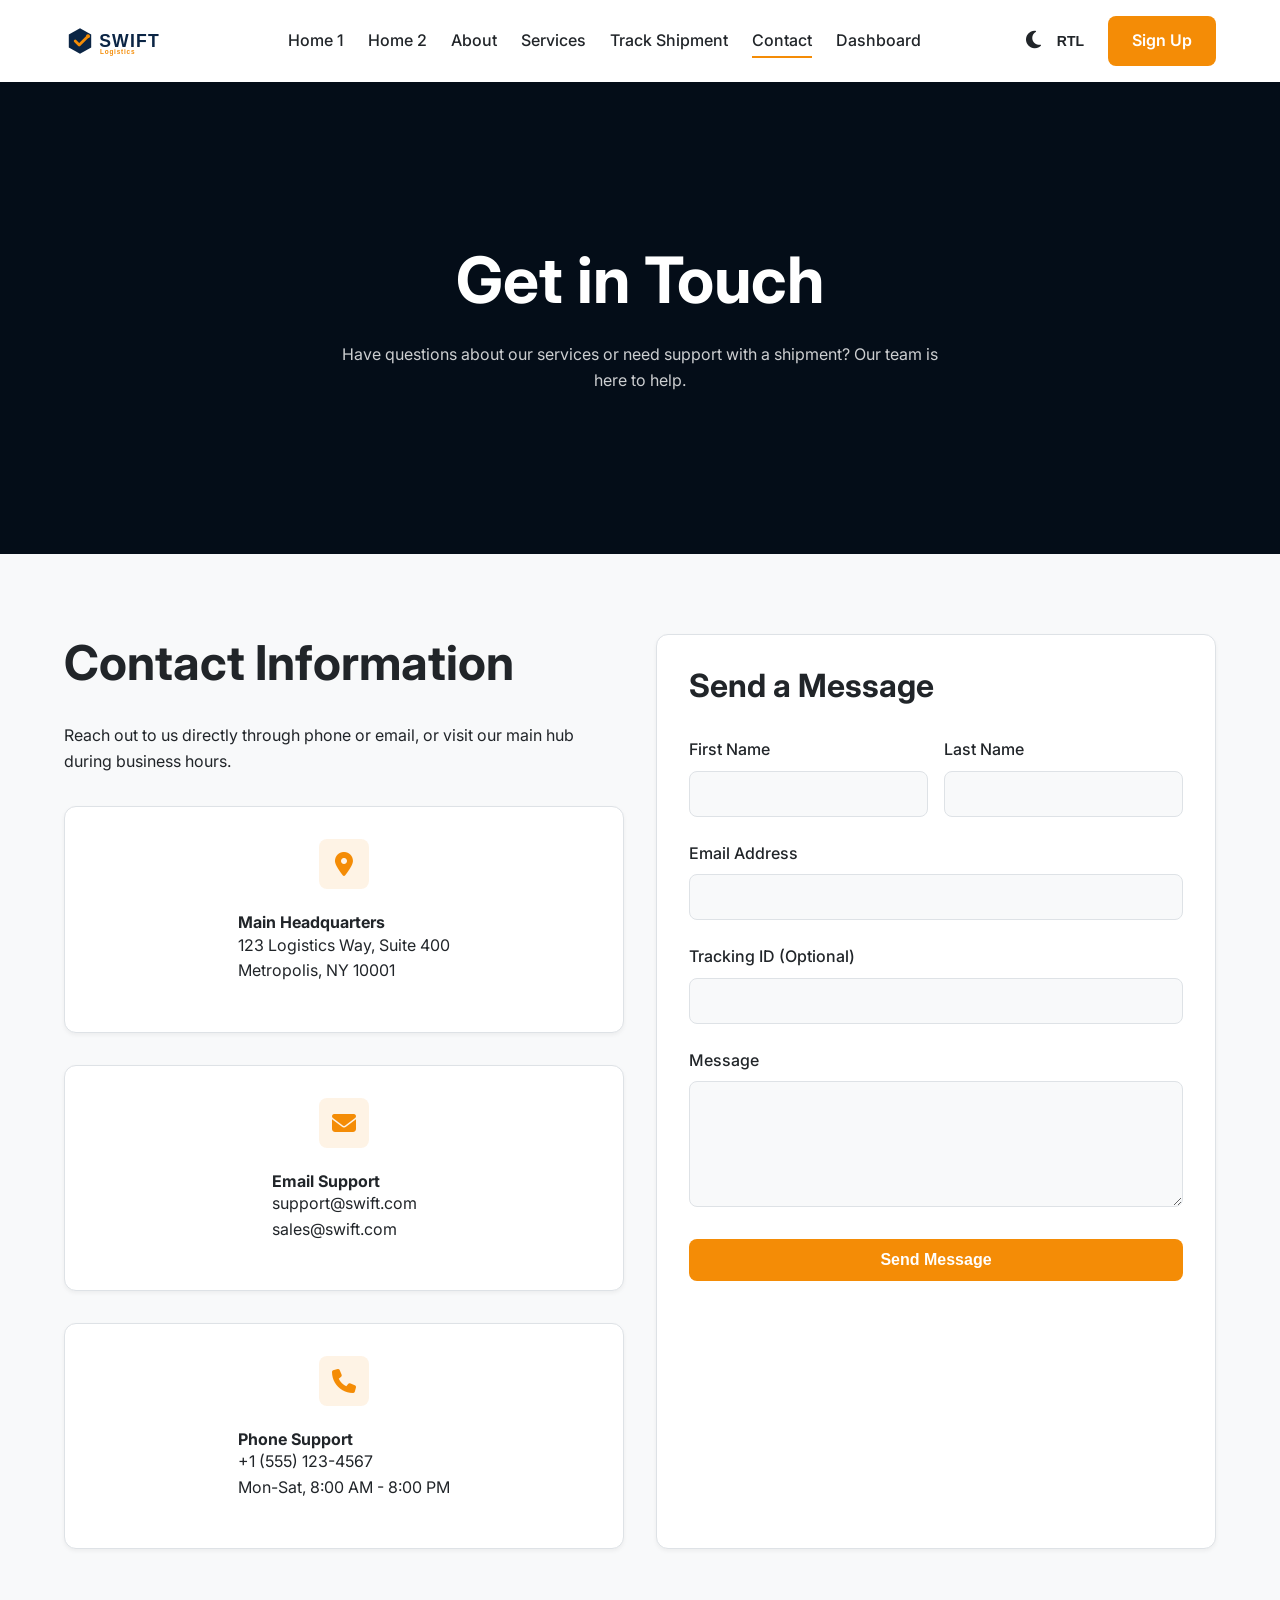
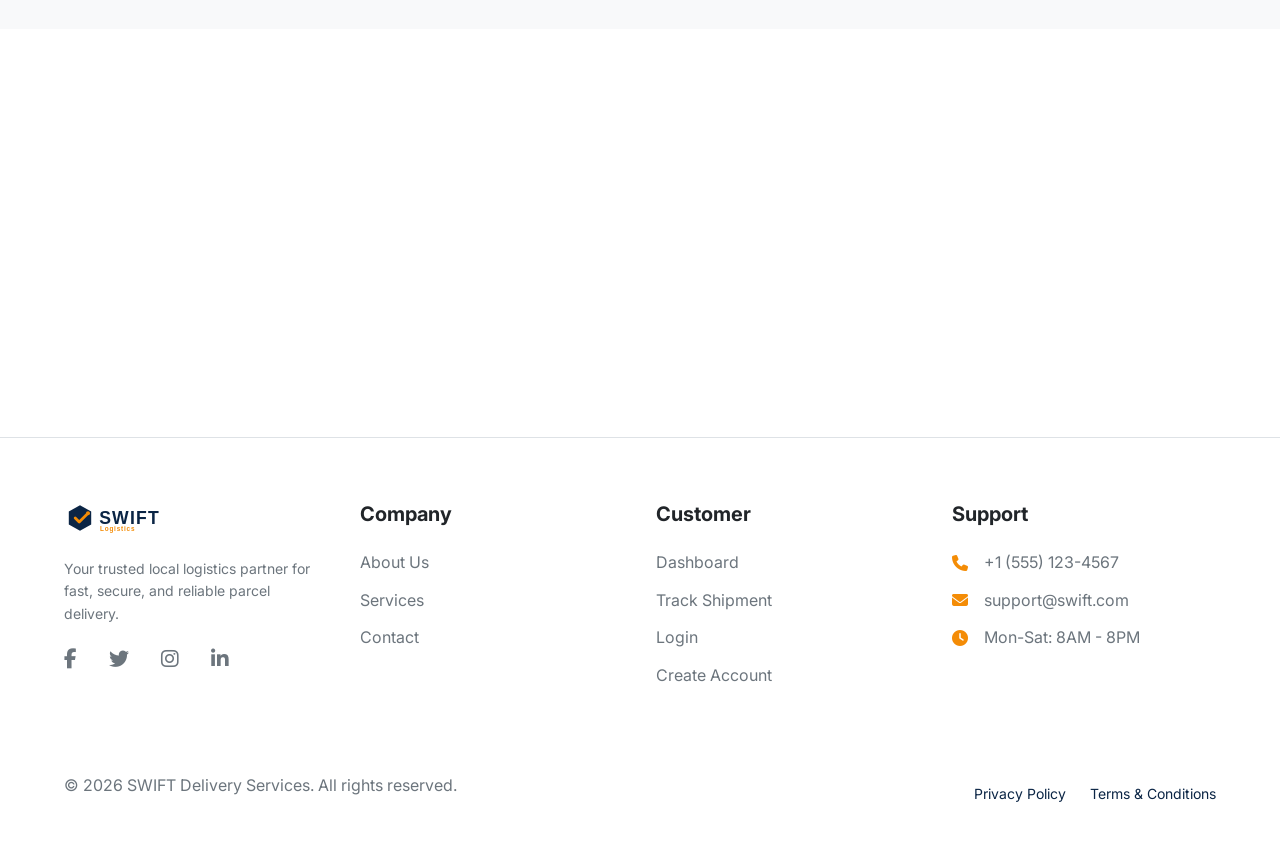
<file: contact.html>
<!DOCTYPE html>
<html lang="en" dir="ltr">
<head>
  <meta charset="UTF-8">
  <meta name="viewport" content="width=device-width, initial-scale=1.0">
  <title>Contact Us | SWIFT</title>
  <link rel="icon" href="assets/images/favicon.svg" type="image/svg+xml">
  <link rel="stylesheet" href="https://cdnjs.cloudflare.com/ajax/libs/font-awesome/6.4.0/css/all.min.css">
  <link rel="stylesheet" href="css/global.css">
  <link rel="stylesheet" href="css/components.css">
  <style>
    .contact-hero {
      background: linear-gradient(rgba(0, 0, 0, 0.65), rgba(0, 0, 0, 0.65)), url('https://images.pexels.com/photos/5025633/pexels-photo-5025633.jpeg') center 10%/cover;
      background-color: var(--primary);
      color: #fff;
      padding: 10rem 0;
      text-align: center;
    }
    .contact-hero h1 {
      color: #fff;
    }
    .contact-grid {
      grid-template-columns: 1fr;
    }
    @media (min-width: 992px) {
      .contact-grid {
        grid-template-columns: repeat(2, 1fr);
      }
    }
    @media (max-width: 991px) {
      .section.container {
        padding-top: 6rem;
        margin-top: 2rem;
      }
    }
  </style>
</head>
<body>

  <!-- Header -->
  <header class="header">
    <div class="nav-container">
      <a href="index.html" class="logo">
        <img src="assets/images/logo.svg" alt="SWIFT Logo" style="height: 32px; width: auto; vertical-align: middle;">
      </a>
      
      <button class="hamburger" id="hamburger" aria-label="Toggle Navigation">
        <i class="fas fa-bars"></i>
      </button>

      <nav class="nav-menu" id="navMenu">
        <div class="main-links">
          <a href="index.html" class="nav-link">Home 1</a>
          <a href="home-2.html" class="nav-link">Home 2</a>
          <a href="about.html" class="nav-link">About</a>
          <a href="services.html" class="nav-link">Services</a>
          <a href="track-shipment.html" class="nav-link">Track Shipment</a>
          <a href="contact.html" class="nav-link active">Contact</a>
          <a href="dashboard.html" class="nav-link">Dashboard</a>
        </div>
        
        <div class="nav-controls">
          <button class="icon-btn" id="themeToggle" aria-label="Toggle Theme"><i class="fas fa-moon"></i></button>
          <button class="icon-btn" id="dirToggle" aria-label="Toggle RTL/LTR" style="font-weight: 700; font-size: 0.875rem;">RTL</button>
        </div>
        
        <div class="nav-actions flex items-center gap-2">
          <a href="signup.html" class="btn btn-primary">Sign Up</a>
        </div>
      </nav>
    </div>
  </header>

  <main>
    <!-- Page Header -->
    <section class="contact-hero">
      <div class="container fade-in">
        <h1 class="mb-3">Get in Touch</h1>
        <p style="max-width: 600px; margin: 0 auto; color: rgba(255,255,255,0.8);">Have questions about our services or need support with a shipment? Our team is here to help.</p>
      </div>
    </section>

    <!-- Contact Info & Form -->
    <section class="section container fade-in">
      <div class="grid contact-grid gap-4">
        
        <!-- Contact Info -->
        <div>
          <h2 class="mb-4">Contact Information</h2>
          <p class="text-muted mb-4">Reach out to us directly through phone or email, or visit our main hub during business hours.</p>
          
          <div class="flex flex-col gap-4">
            <div class="card p-3 flex items-center gap-3">
              <div class="card-icon" style="margin-bottom: 0; width: 50px; height: 50px;"><i class="fas fa-map-marker-alt"></i></div>
              <div>
                <h4 style="margin-bottom: 0;">Main Headquarters</h4>
                <p class="text-muted mb-0 font-sm">123 Logistics Way, Suite 400<br>Metropolis, NY 10001</p>
              </div>
            </div>
            
            <div class="card p-3 flex items-center gap-3">
              <div class="card-icon" style="margin-bottom: 0; width: 50px; height: 50px;"><i class="fas fa-envelope"></i></div>
              <div>
                <h4 style="margin-bottom: 0;">Email Support</h4>
                <p class="text-muted mb-0 font-sm">support@swift.com<br>sales@swift.com</p>
              </div>
            </div>
            
            <div class="card p-3 flex items-center gap-3">
              <div class="card-icon" style="margin-bottom: 0; width: 50px; height: 50px;"><i class="fas fa-phone"></i></div>
              <div>
                <h4 style="margin-bottom: 0;">Phone Support</h4>
                <p class="text-muted mb-0 font-sm">+1 (555) 123-4567<br>Mon-Sat, 8:00 AM - 8:00 PM</p>
              </div>
            </div>
          </div>
        </div>

        <!-- Contact Form -->
        <div class="card p-4">
          <h3 class="mb-4">Send a Message</h3>
          <form onsubmit="event.preventDefault(); alert('Message sent successfully!'); this.reset();">
            <div class="grid grid-cols-2 gap-2">
              <div class="form-group">
                <label class="form-label">First Name</label>
                <input type="text" class="form-control" required>
              </div>
              <div class="form-group">
                <label class="form-label">Last Name</label>
                <input type="text" class="form-control" required>
              </div>
            </div>
            <div class="form-group">
              <label class="form-label">Email Address</label>
              <input type="email" class="form-control" required>
            </div>
            <div class="form-group">
              <label class="form-label">Tracking ID (Optional)</label>
              <input type="text" class="form-control">
            </div>
            <div class="form-group">
              <label class="form-label">Message</label>
              <textarea class="form-control" rows="5" required></textarea>
            </div>
            <button type="submit" class="btn btn-primary btn-full">Send Message</button>
          </form>
        </div>
      </div>
    </section>

    <!-- Map Section -->
    <section class="section section-light fade-in" style="padding: 0;">
      <!-- Using an iframe map embed for realistic look -->
      <iframe src="https://www.google.com/maps/embed?pb=!1m18!1m12!1m3!1d3022.1839488316315!2d-73.98773138459367!3d40.75797897932684!2m3!1f0!2f0!3f0!3m2!1i1024!2i768!4f13.1!3m3!1m2!1s0x89c25855c6480299%3A0x55194ec5a1ae072e!2sTimes%20Square!5e0!3m2!1sen!2sus!4v1655225134764!5m2!1sen!2sus" width="100%" height="400" style="border:0; filter: grayscale(50%);" allowfullscreen="" loading="lazy" referrerpolicy="no-referrer-when-downgrade"></iframe>
    </section>

  </main>

  <!-- Footer -->
  <footer class="footer">
    <div class="container">
      <div class="grid grid-cols-4">
        <div>
          <div class="logo mb-3">
            <img src="assets/images/logo.svg" alt="SWIFT Logo" style="height: 32px; width: auto; vertical-align: middle;">
          </div>
          <p style="font-size: 0.875rem; margin-bottom: 1.5rem;">Your trusted local logistics partner for fast, secure, and reliable parcel delivery.</p>
          <div class="flex gap-4">
            <a href="#" class="social-link" aria-label="Facebook"><i class="fab fa-facebook-f"></i></a>
            <a href="#" class="social-link" aria-label="Twitter"><i class="fab fa-twitter"></i></a>
            <a href="#" class="social-link" aria-label="Instagram"><i class="fab fa-instagram"></i></a>
            <a href="#" class="social-link" aria-label="LinkedIn"><i class="fab fa-linkedin-in"></i></a>
          </div>
        </div>
        <div>
          <h4>Company</h4>
          <ul class="footer-links">
            <li><a href="about.html">About Us</a></li>
            <li><a href="services.html">Services</a></li>
            <li><a href="contact.html">Contact</a></li>
          </ul>
        </div>
        <div>
          <h4>Customer</h4>
          <ul class="footer-links">
            <li><a href="dashboard.html">Dashboard</a></li>
            <li><a href="track-shipment.html">Track Shipment</a></li>
            <li><a href="login.html">Login</a></li>
            <li><a href="signup.html">Create Account</a></li>
          </ul>
        </div>
        <div>
          <h4>Support</h4>
          <ul class="footer-links">
            <li class="flex items-center gap-2 mb-2"><i class="fas fa-phone" style="color: var(--accent);"></i> +1 (555) 123-4567</li>
            <li class="flex items-center gap-2 mb-2"><i class="fas fa-envelope" style="color: var(--accent);"></i> support@swift.com</li>
            <li class="flex items-center gap-2 mb-2"><i class="fas fa-clock" style="color: var(--accent);"></i> Mon-Sat: 8AM - 8PM</li>
          </ul>
        </div>
      </div>
      
      <div class="footer-bottom">
        <p>&copy; 2026 SWIFT Delivery Services. All rights reserved.</p>

        <div class="flex gap-3" style="font-size: 0.875rem;">
          <a href="#">Privacy Policy</a>
          <a href="#">Terms & Conditions</a>
        </div>
      </div>
    </div>
  </footer>

  <button id="backToTop" aria-label="Back to top"><i class="fas fa-arrow-up"></i></button>

  <script src="js/main.js"></script>
</body>
</html>
</file>
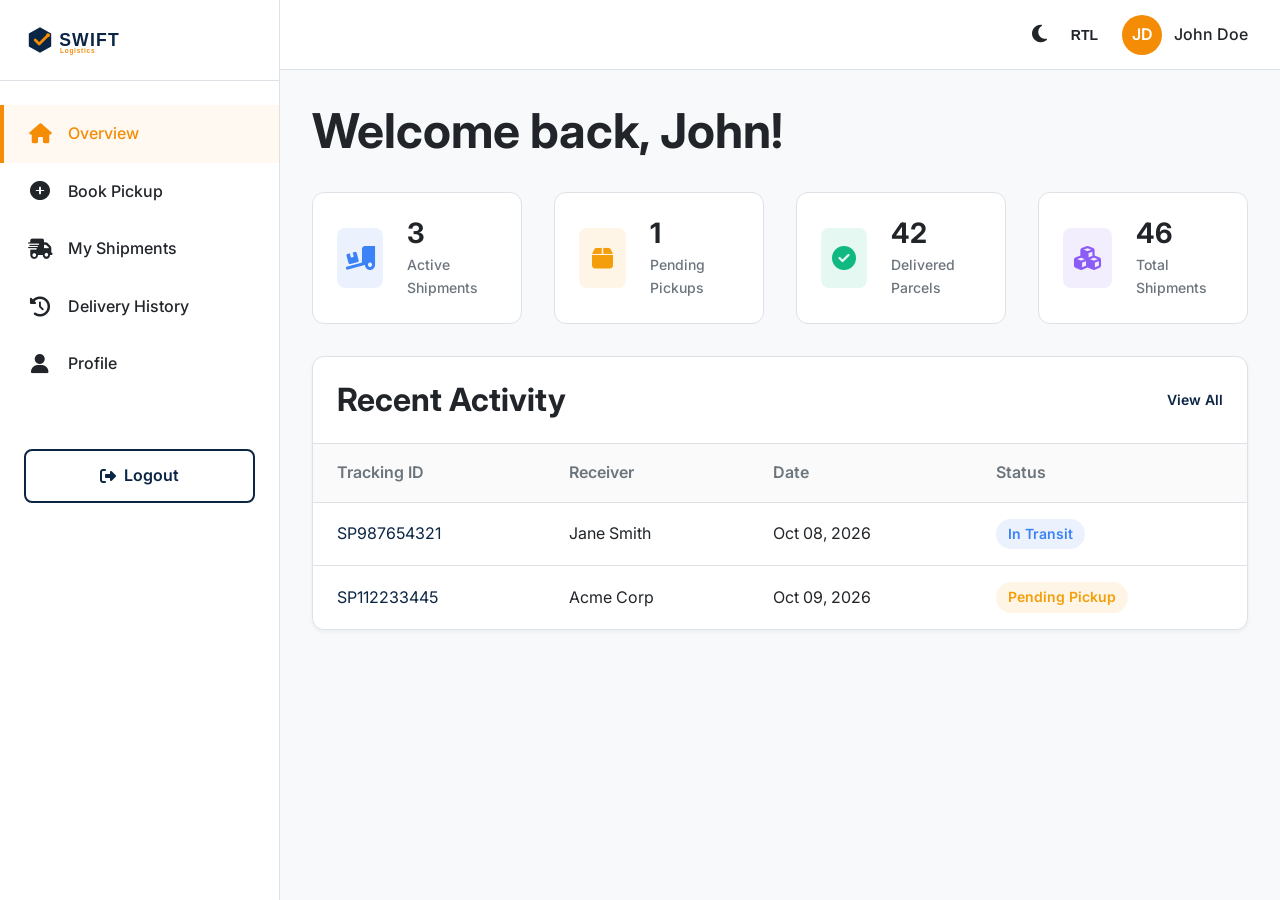
<file: dashboard.html>
<!DOCTYPE html>
<html lang="en" dir="ltr">
<head>
  <meta charset="UTF-8">
  <meta name="viewport" content="width=device-width, initial-scale=1.0">
  <title>Customer Dashboard | SWIFT</title>
  <link rel="icon" href="assets/images/favicon.svg" type="image/svg+xml">
  <link rel="stylesheet" href="https://cdnjs.cloudflare.com/ajax/libs/font-awesome/6.4.0/css/all.min.css">
  <link rel="stylesheet" href="css/global.css">
  <link rel="stylesheet" href="css/components.css">
  <link rel="stylesheet" href="css/dashboard.css">
</head>
<body>

  <div class="dashboard-container">
    
    <!-- Sidebar -->
    <aside class="dashboard-sidebar" id="dashboardSidebar">
      <a href="index.html" class="dashboard-logo">
        <img src="assets/images/logo.svg" alt="SWIFT Logo" style="height: 32px; width: auto; vertical-align: middle;">
      </a>
      
      <nav class="dashboard-nav">
        <div class="dash-nav-item active" data-target="overview">
          <i class="fas fa-home"></i> Overview
        </div>
        <div class="dash-nav-item" data-target="bookPickup">
          <i class="fas fa-plus-circle"></i> Book Pickup
        </div>
        <div class="dash-nav-item" data-target="myShipments">
          <i class="fas fa-truck-fast"></i> My Shipments
        </div>
        <div class="dash-nav-item" data-target="history">
          <i class="fas fa-history"></i> Delivery History
        </div>
        <div class="dash-nav-item" data-target="profile">
          <i class="fas fa-user"></i> Profile
        </div>
        
        <div style="padding: 1.5rem; margin-top: 2rem;">
          <a href="index.html" class="btn btn-outline btn-full" id="navLogout">
            <i class="fas fa-sign-out-alt"></i> Logout
          </a>
        </div>
      </nav>
    </aside>

    <!-- Main Content Area -->
    <main class="dashboard-main">
      
      <!-- Top Header -->
      <header class="dashboard-header">
        <button class="dash-menu-btn" id="dashMenuBtn" aria-label="Toggle Dashboard Menu">
          <i class="fas fa-bars"></i>
        </button>
        
        <div style="flex:1;"></div>
        
        <div class="dash-header-right">
          <button class="icon-btn" id="themeToggle" aria-label="Toggle Theme"><i class="fas fa-moon"></i></button>
          <button class="icon-btn" id="dirToggle" aria-label="Toggle RTL/LTR" style="font-weight: 700; font-size: 0.875rem;">RTL</button>
          
          <div class="user-profile">
            <div class="user-avatar">JD</div>
            <span class="d-none d-md-block" style="font-weight: 500;">John Doe</span>
          </div>
        </div>
      </header>

      <!-- Content Sections -->
      <div class="dashboard-content">
        
        <!-- OVERVIEW SECTION -->
        <section id="overview" class="dash-section active">
          <h2 class="mb-4">Welcome back, John!</h2>
          
          <div class="grid grid-cols-4 mb-4">
            <div class="stat-card">
              <div class="stat-icon blue"><i class="fas fa-truck-loading"></i></div>
              <div class="stat-info">
                <h3>3</h3>
                <p>Active Shipments</p>
              </div>
            </div>
            <div class="stat-card">
              <div class="stat-icon orange"><i class="fas fa-box"></i></div>
              <div class="stat-info">
                <h3>1</h3>
                <p>Pending Pickups</p>
              </div>
            </div>
            <div class="stat-card">
              <div class="stat-icon green"><i class="fas fa-check-circle"></i></div>
              <div class="stat-info">
                <h3>42</h3>
                <p>Delivered Parcels</p>
              </div>
            </div>
            <div class="stat-card">
              <div class="stat-icon purple"><i class="fas fa-cubes"></i></div>
              <div class="stat-info">
                <h3>46</h3>
                <p>Total Shipments</p>
              </div>
            </div>
          </div>

          <div class="card p-0">
            <div style="padding: 1.5rem; border-bottom: 1px solid var(--border-color);" class="flex justify-between items-center">
              <h3 style="margin: 0;">Recent Activity</h3>
              <a href="#" style="font-weight: 600; font-size: 0.875rem;" onclick="document.querySelector('[data-target=\'myShipments\']').click(); return false;">View All</a>
            </div>
            <div class="table-container" style="border: none; border-radius: 0 0 var(--radius-lg) var(--radius-lg);">
              <table class="table">
                <thead>
                  <tr>
                    <th>Tracking ID</th>
                    <th>Receiver</th>
                    <th>Date</th>
                    <th>Status</th>
                  </tr>
                </thead>
                <tbody>
                  <tr>
                    <td class="font-weight-500" style="color: var(--primary);">SP987654321</td>
                    <td>Jane Smith</td>
                    <td class="text-muted">Oct 08, 2026</td>
                    <td><span class="badge badge-transit">In Transit</span></td>
                  </tr>
                  <tr>
                    <td class="font-weight-500" style="color: var(--primary);">SP112233445</td>
                    <td>Acme Corp</td>
                    <td class="text-muted">Oct 09, 2026</td>
                    <td><span class="badge badge-pending">Pending Pickup</span></td>
                  </tr>
                </tbody>
              </table>
            </div>
          </div>
        </section>

        <!-- BOOK PICKUP SECTION -->
        <section id="bookPickup" class="dash-section">
          <h2 class="mb-4">Book a Parcel Pickup</h2>
          
          <div class="card">
            <form id="bookingForm">
              <div class="grid grid-cols-2 gap-4">
                
                <!-- Sender Details -->
                <div>
                  <h4 class="mb-3" style="color: var(--accent); border-bottom: 1px solid var(--border-color); padding-bottom: 0.5rem;">Sender Details</h4>
                  <div class="form-group">
                    <label class="form-label">Full Name</label>
                    <input type="text" class="form-control" value="John Doe" required>
                  </div>
                  <div class="form-group">
                    <label class="form-label">Phone Number</label>
                    <input type="tel" class="form-control" value="+1 (555) 123-4567" required>
                  </div>
                  <div class="form-group">
                    <label class="form-label">Pickup Address</label>
                    <textarea class="form-control" rows="3" required>123 Main St, Apt 4B, New York, NY 10001</textarea>
                  </div>
                </div>

                <!-- Receiver Details -->
                <div>
                  <h4 class="mb-3" style="color: var(--accent); border-bottom: 1px solid var(--border-color); padding-bottom: 0.5rem;">Receiver Details</h4>
                  <div class="form-group">
                    <label class="form-label">Full Name</label>
                    <input type="text" class="form-control" required placeholder="Enter receiver's name">
                  </div>
                  <div class="form-group">
                    <label class="form-label">Phone Number</label>
                    <input type="tel" class="form-control" required placeholder="Enter receiver's phone">
                  </div>
                  <div class="form-group">
                    <label class="form-label">Delivery Address</label>
                    <textarea class="form-control" rows="3" required placeholder="Enter complete delivery address"></textarea>
                  </div>
                </div>

                <!-- Parcel Details -->
                <div>
                  <h4 class="mb-3" style="color: var(--accent); border-bottom: 1px solid var(--border-color); padding-bottom: 0.5rem;">Parcel Details</h4>
                  <div class="form-group">
                    <label class="form-label">Parcel Size</label>
                    <select class="form-control" required>
                      <option value="">Select Size</option>
                      <option value="small">Small (Up to 2kg)</option>
                      <option value="medium">Medium (Up to 10kg)</option>
                      <option value="large">Large (Up to 25kg)</option>
                      <option value="xlarge">Extra Large (Up to 50kg)</option>
                    </select>
                  </div>
                  <div class="form-group">
                    <label class="form-label">Parcel Content Type</label>
                    <select class="form-control" required>
                      <option value="">Select Type</option>
                      <option value="document">Documents</option>
                      <option value="electronics">Electronics</option>
                      <option value="clothing">Clothing</option>
                      <option value="fragile">Fragile Items</option>
                      <option value="other">Other</option>
                    </select>
                  </div>
                </div>

                <!-- Delivery Details -->
                <div>
                  <h4 class="mb-3" style="color: var(--accent); border-bottom: 1px solid var(--border-color); padding-bottom: 0.5rem;">Pickup & Delivery</h4>
                  <div class="form-group">
                    <label class="form-label">Delivery Speed</label>
                    <select class="form-control" required>
                      <option value="standard">Standard (2-3 Days)</option>
                      <option value="express">Express (Next Day)</option>
                      <option value="sameday">Same-Day Delivery</option>
                    </select>
                  </div>
                  <div class="grid grid-cols-2 gap-2" style="margin-bottom:0;">
                    <div class="form-group">
                      <label class="form-label">Preferred Date</label>
                      <input type="date" class="form-control" required>
                    </div>
                    <div class="form-group">
                      <label class="form-label">Preferred Time</label>
                      <input type="time" class="form-control" required>
                    </div>
                  </div>
                </div>

              </div>
              
              <div class="flex justify-end mt-4 pt-4" style="border-top: 1px solid var(--border-color);">
                <div class="flex items-center gap-4">
                  <div style="text-align: right;">
                    <div style="font-size: 0.875rem; color: var(--text-muted);">Estimated Price</div>
                    <div style="font-size: 1.5rem; font-weight: 700; color: var(--primary);">$14.99</div>
                  </div>
                  <button type="submit" class="btn btn-primary" style="padding: 1rem 2.5rem; font-size: 1.125rem;">Confirm Booking</button>
                </div>
              </div>
            </form>
          </div>
        </section>

        <!-- MY SHIPMENTS SECTION -->
        <section id="myShipments" class="dash-section">
          <h2 class="mb-4">Active & Pending Shipments</h2>
          
          <div class="table-container">
            <table class="table">
              <thead>
                <tr>
                  <th>Tracking ID</th>
                  <th>Receiver</th>
                  <th>Type & Speed</th>
                  <th>Booking Date</th>
                  <th>Status</th>
                  <th>Action</th>
                </tr>
              </thead>
              <tbody>
                <tr>
                  <td class="font-weight-500" style="color: var(--primary);">SP987654321</td>
                  <td>Jane Smith<br><span class="text-muted font-sm" style="font-size: 0.75rem;">Los Angeles, CA</span></td>
                  <td>Medium Box<br><span class="text-muted font-sm" style="font-size: 0.75rem;">Express</span></td>
                  <td>Oct 08, 2026</td>
                  <td><span class="badge badge-transit">In Transit</span></td>
                  <td><a href="track-shipment.html?id=SP987654321" class="btn btn-outline" style="padding: 0.4rem 1rem; font-size: 0.875rem;">Track</a></td>
                </tr>
                <tr>
                  <td class="font-weight-500" style="color: var(--primary);">SP112233445</td>
                  <td>Acme Corp<br><span class="text-muted font-sm" style="font-size: 0.75rem;">Chicago, IL</span></td>
                  <td>Documents<br><span class="text-muted font-sm" style="font-size: 0.75rem;">Standard</span></td>
                  <td>Oct 09, 2026</td>
                  <td><span class="badge badge-pending">Pending Pickup</span></td>
                  <td><a href="track-shipment.html?id=SP112233445" class="btn btn-outline" style="padding: 0.4rem 1rem; font-size: 0.875rem;">Track</a></td>
                </tr>
                <tr>
                  <td class="font-weight-500" style="color: var(--primary);">SP556677889</td>
                  <td>Michael T.<br><span class="text-muted font-sm" style="font-size: 0.75rem;">New York, NY</span></td>
                  <td>Small Box<br><span class="text-muted font-sm" style="font-size: 0.75rem;">Same-Day</span></td>
                  <td>Oct 10, 2026</td>
                  <td><span class="badge badge-transit" style="background: rgba(139, 92, 246, 0.1); color: #8b5cf6;">Out for Delivery</span></td>
                  <td><a href="track-shipment.html?id=SP556677889" class="btn btn-outline" style="padding: 0.4rem 1rem; font-size: 0.875rem;">Track</a></td>
                </tr>
              </tbody>
            </table>
          </div>
        </section>

        <!-- DELIVERY HISTORY SECTION -->
        <section id="history" class="dash-section">
          <h2 class="mb-4">Delivery History & Receipts</h2>
          
          <div class="table-container">
            <table class="table">
              <thead>
                <tr>
                  <th>Tracking ID</th>
                  <th>Destination</th>
                  <th>Delivery Date</th>
                  <th>Status</th>
                  <th>Action</th>
                </tr>
              </thead>
              <tbody>
                <tr>
                  <td class="font-weight-500">SP223344556</td>
                  <td>Boston, MA</td>
                  <td class="text-muted">Sep 28, 2026</td>
                  <td><span class="badge badge-delivered">Delivered</span></td>
                  <td>
                    <button class="btn btn-outline download-receipt" data-id="SP223344556" style="padding: 0.4rem 1rem; font-size: 0.875rem;" title="Download Receipt">
                      <i class="fas fa-download"></i>
                    </button>
                  </td>
                </tr>
                <tr>
                  <td class="font-weight-500">SP998877665</td>
                  <td>Seattle, WA</td>
                  <td class="text-muted">Sep 15, 2026</td>
                  <td><span class="badge badge-delivered">Delivered</span></td>
                  <td>
                    <button class="btn btn-outline download-receipt" data-id="SP998877665" style="padding: 0.4rem 1rem; font-size: 0.875rem;" title="Download Receipt">
                      <i class="fas fa-download"></i>
                    </button>
                  </td>
                </tr>
                <tr>
                  <td class="font-weight-500">SP445566778</td>
                  <td>Miami, FL</td>
                  <td class="text-muted">Aug 30, 2026</td>
                  <td><span class="badge badge-delivered">Delivered</span></td>
                  <td>
                    <button class="btn btn-outline download-receipt" data-id="SP445566778" style="padding: 0.4rem 1rem; font-size: 0.875rem;" title="Download Receipt">
                      <i class="fas fa-download"></i>
                    </button>
                  </td>
                </tr>
              </tbody>
            </table>
          </div>
        </section>

        <!-- PROFILE SECTION -->
        <section id="profile" class="dash-section">
          <h2 class="mb-4">Account Settings</h2>
          
          <div class="grid grid-cols-2 gap-4">
            <div class="card">
              <h4 class="mb-3" style="color: var(--accent); border-bottom: 1px solid var(--border-color); padding-bottom: 0.5rem;">Personal Information</h4>
              <form onsubmit="event.preventDefault(); alert('Profile updated!');">
                <div class="form-group">
                  <label class="form-label">Full Name</label>
                  <input type="text" class="form-control" value="John Doe">
                </div>
                <div class="form-group">
                  <label class="form-label">Email Address</label>
                  <input type="email" class="form-control" value="john.doe@example.com">
                </div>
                <div class="form-group">
                  <label class="form-label">Phone Number</label>
                  <input type="tel" class="form-control" value="+1 (555) 123-4567">
                </div>
                <button type="submit" class="btn btn-primary">Save Changes</button>
              </form>
            </div>
            
            <div class="card">
              <h4 class="mb-3" style="color: var(--accent); border-bottom: 1px solid var(--border-color); padding-bottom: 0.5rem;">Saved Address (Default Pickup)</h4>
              <form onsubmit="event.preventDefault(); alert('Address updated!');">
                <div class="form-group">
                  <label class="form-label">Street Address</label>
                  <input type="text" class="form-control" value="123 Main St, Apt 4B">
                </div>
                <div class="grid grid-cols-2 gap-2" style="margin-bottom:0;">
                  <div class="form-group">
                    <label class="form-label">City</label>
                    <input type="text" class="form-control" value="New York">
                  </div>
                  <div class="form-group">
                    <label class="form-label">State</label>
                    <input type="text" class="form-control" value="NY">
                  </div>
                </div>
                <div class="form-group">
                  <label class="form-label">Zip Code</label>
                  <input type="text" class="form-control" value="10001">
                </div>
                <button type="submit" class="btn btn-primary">Update Address</button>
              </form>
            </div>
            
            <div class="card" style="grid-column: 1 / -1;">
              <h4 class="mb-3" style="color: var(--accent); border-bottom: 1px solid var(--border-color); padding-bottom: 0.5rem;">Change Password</h4>
              <form class="change-password-form" onsubmit="event.preventDefault(); alert('Password changed successfully!'); this.reset();">
                <div class="form-group flex-1 mb-0">
                  <label class="form-label">Current Password</label>
                  <input type="password" class="form-control" required>
                </div>
                <div class="form-group flex-1 mb-0">
                  <label class="form-label">New Password</label>
                  <input type="password" class="form-control" required>
                </div>
                <div class="form-group flex-1 mb-0">
                  <label class="form-label">Confirm New</label>
                  <input type="password" class="form-control" required>
                </div>
                <button type="submit" class="btn btn-outline" style="height: 46px;">Update</button>
              </form>
            </div>
          </div>
        </section>

      </div>
    </main>

  </div>

  <script src="js/main.js"></script>
  <script src="js/dashboard.js"></script>
</body>
</html>
</file>
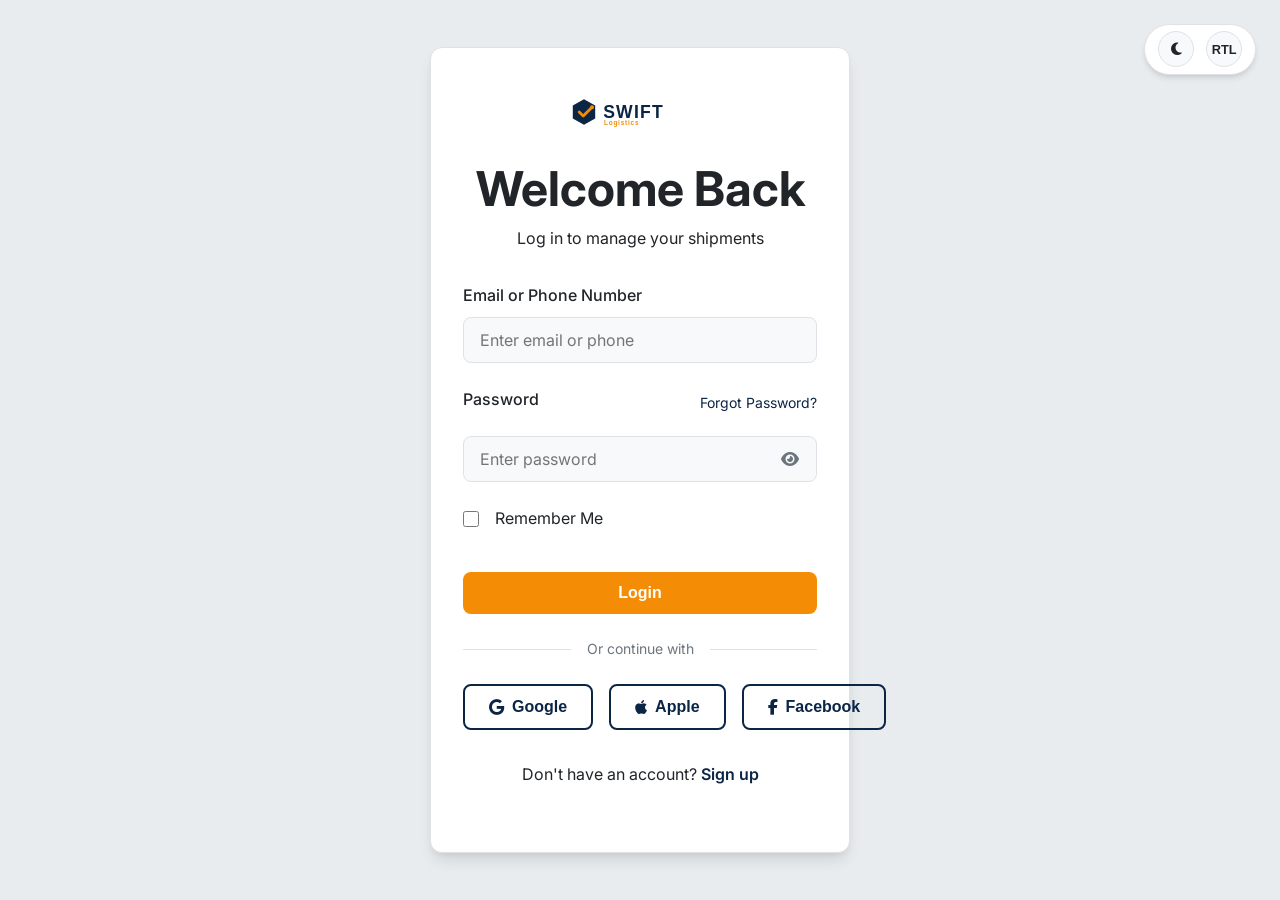
<file: login.html>
<!DOCTYPE html>
<html lang="en" dir="ltr">
<head>
  <meta charset="UTF-8">
  <meta name="viewport" content="width=device-width, initial-scale=1.0">
  <title>Login | SWIFT</title>
  <link rel="icon" href="assets/images/favicon.svg" type="image/svg+xml">
  <link rel="stylesheet" href="https://cdnjs.cloudflare.com/ajax/libs/font-awesome/6.4.0/css/all.min.css">
  <link rel="stylesheet" href="css/global.css">
  <link rel="stylesheet" href="css/components.css">
  <style>
    .auth-page {
      min-height: 100vh;
      display: flex;
      align-items: center;
      justify-content: center;
      background-color: var(--bg-section);
      padding: 2rem;
      position: relative;
    }
    .auth-card {
      background-color: var(--bg-card);
      width: 100%;
      max-width: 420px;
      padding: 3rem 2rem;
      border-radius: var(--radius-lg);
      box-shadow: var(--shadow-lg);
      border: 1px solid var(--border-color);
      transition: var(--transition);
    }
    .auth-logo {
      font-size: 2rem;
      font-weight: 800;
      color: var(--primary);
      display: flex;
      align-items: center;
      justify-content: center;
      gap: 0.5rem;
      margin-bottom: 2rem;
    }
    .auth-logo i {
      color: var(--accent);
    }
  </style>
</head>
<body>

  <!-- Floating Auth Controls for Theme & RTL Toggle -->
  <div class="auth-controls">
    <button class="icon-btn" id="themeToggle" aria-label="Toggle Theme" title="Toggle Theme"><i class="fas fa-moon"></i></button>
    <button class="icon-btn" id="dirToggle" aria-label="Toggle RTL/LTR" title="Toggle RTL/LTR" style="font-weight: 700; font-size: 0.8rem;">RTL</button>
  </div>

  <div class="auth-page fade-in">
    <div class="auth-card">
      <a href="index.html" class="auth-logo">
        <img src="assets/images/logo.svg" alt="SWIFT Logo" style="height: 32px; width: auto; vertical-align: middle;">
      </a>
      
      <h2 class="text-center mb-1" data-en="Welcome Back" data-ar="مرحباً بعودتك">Welcome Back</h2>
      <p class="text-center text-muted mb-4" data-en="Log in to manage your shipments" data-ar="قم بتسجيل الدخول لإدارة شحناتك">Log in to manage your shipments</p>
      
      <form action="dashboard.html" method="GET">
        <div class="form-group">
          <label class="form-label" data-en="Email or Phone Number" data-ar="البريد الإلكتروني أو رقم الهاتف">Email or Phone Number</label>
          <input type="text" class="form-control" data-en-placeholder="Enter email or phone" data-ar-placeholder="أدخل البريد الإلكتروني أو رقم الهاتف" placeholder="Enter email or phone" required>
        </div>
        
        <div class="form-group">
          <div class="flex justify-between items-center mb-2">
            <label class="form-label mb-0" data-en="Password" data-ar="كلمة المرور">Password</label>
            <a href="#" style="font-size: 0.875rem;" data-en="Forgot Password?" data-ar="هل نسيت كلمة المرور؟">Forgot Password?</a>
          </div>
          <div class="password-input-wrapper">
            <input type="password" class="form-control" data-en-placeholder="Enter password" data-ar-placeholder="أدخل كلمة المرور" placeholder="Enter password" required>
            <button type="button" class="password-toggle-btn" aria-label="Toggle password visibility">
              <i class="fas fa-eye"></i>
            </button>
          </div>
        </div>
        
        <div class="form-group flex items-center gap-2">
          <input type="checkbox" id="rememberMe" style="width: 1rem; height: 1rem; cursor: pointer;">
          <label for="rememberMe" style="cursor: pointer; user-select: none;" data-en="Remember Me" data-ar="تذكرني">Remember Me</label>
        </div>
        
        <button type="submit" class="btn btn-primary btn-full mt-2" data-en="Login" data-ar="تسجيل الدخول">Login</button>
      </form>
      
      <div class="auth-divider">
        <span data-en="Or continue with" data-ar="أو المتابعة باستخدام">Or continue with</span>
      </div>
      <div class="social-auth-grid" style="grid-template-columns: 1fr 1fr 1fr;">
        <button type="button" class="btn btn-outline btn-full"><i class="fab fa-google"></i> Google</button>
        <button type="button" class="btn btn-outline btn-full"><i class="fab fa-apple"></i> Apple</button>
        <button type="button" class="btn btn-outline btn-full"><i class="fab fa-facebook-f"></i> Facebook</button>
      </div>
      
      <div class="text-center mt-4">
        <p class="text-muted">
          <span data-en="Don't have an account?" data-ar="ليس لديك حساب؟">Don't have an account?</span> 
          <a href="signup.html" style="font-weight: 600;" data-en="Sign up" data-ar="إنشاء حساب">Sign up</a>
        </p>
      </div>
    </div>
  </div>

  <script src="js/main.js"></script>
</body>
</html>
</file>
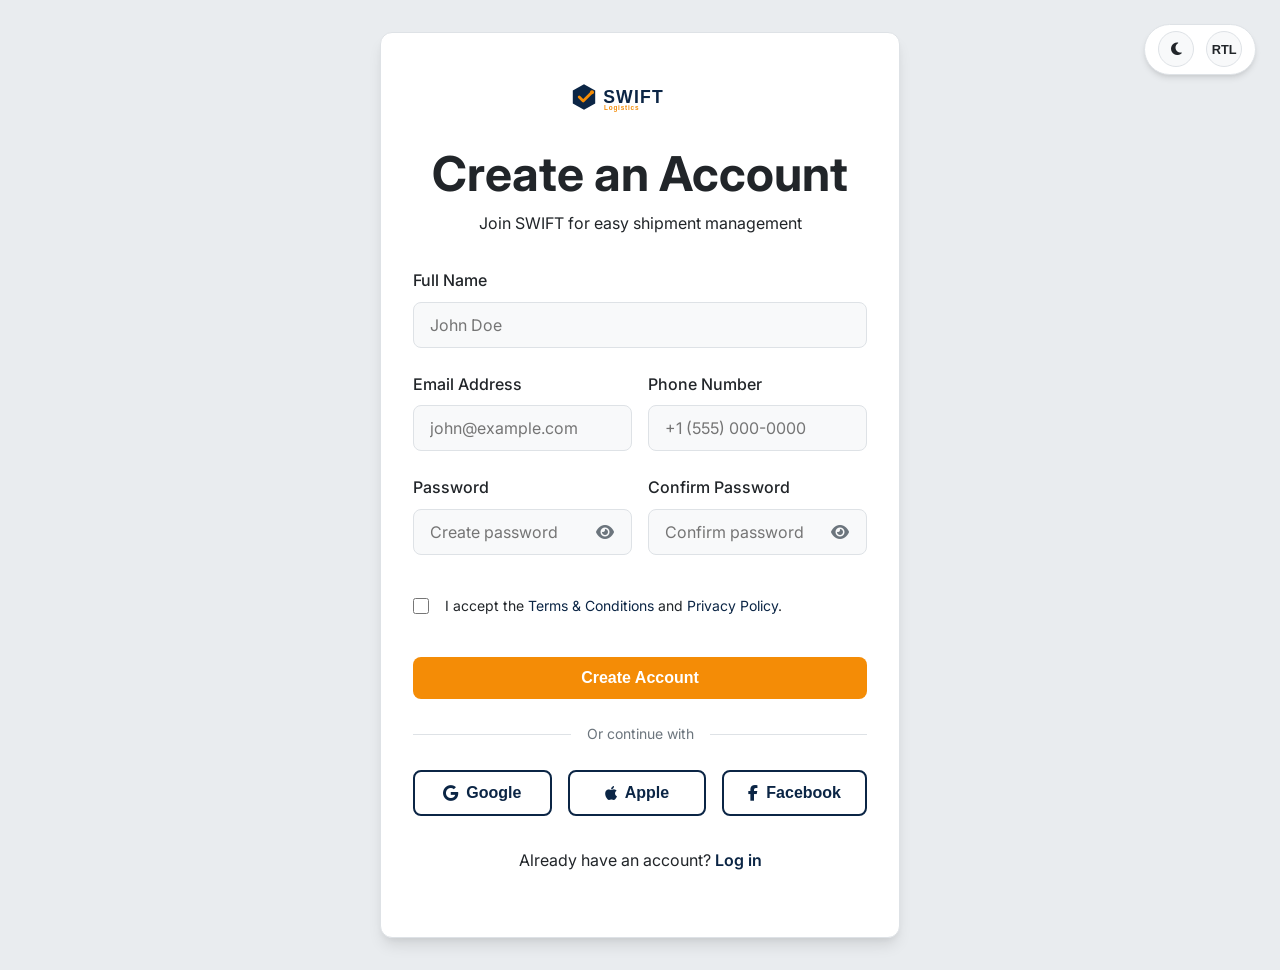
<file: signup.html>
<!DOCTYPE html>
<html lang="en" dir="ltr">
<head>
  <meta charset="UTF-8">
  <meta name="viewport" content="width=device-width, initial-scale=1.0">
  <title>Sign Up | SWIFT</title>
  <link rel="icon" href="assets/images/favicon.svg" type="image/svg+xml">
  <link rel="stylesheet" href="https://cdnjs.cloudflare.com/ajax/libs/font-awesome/6.4.0/css/all.min.css">
  <link rel="stylesheet" href="css/global.css">
  <link rel="stylesheet" href="css/components.css">
  <style>
    .auth-page {
      min-height: 100vh;
      display: flex;
      align-items: center;
      justify-content: center;
      background-color: var(--bg-section);
      padding: 2rem;
      position: relative;
    }
    .auth-card {
      background-color: var(--bg-card);
      width: 100%;
      max-width: 520px;
      padding: 3rem 2rem;
      border-radius: var(--radius-lg);
      box-shadow: var(--shadow-lg);
      border: 1px solid var(--border-color);
      transition: var(--transition);
    }
    .auth-logo {
      font-size: 2rem;
      font-weight: 800;
      color: var(--primary);
      display: flex;
      align-items: center;
      justify-content: center;
      gap: 0.5rem;
      margin-bottom: 2rem;
    }
    .auth-logo i {
      color: var(--accent);
    }
  </style>
</head>
<body>

  <!-- Floating Auth Controls for Theme & RTL Toggle -->
  <div class="auth-controls">
    <button class="icon-btn" id="themeToggle" aria-label="Toggle Theme" title="Toggle Theme"><i class="fas fa-moon"></i></button>
    <button class="icon-btn" id="dirToggle" aria-label="Toggle RTL/LTR" title="Toggle RTL/LTR" style="font-weight: 700; font-size: 0.8rem;">RTL</button>
  </div>

  <div class="auth-page fade-in">
    <div class="auth-card">
      <a href="index.html" class="auth-logo">
        <img src="assets/images/logo.svg" alt="SWIFT Logo" style="height: 32px; width: auto; vertical-align: middle;">
      </a>
      
      <h2 class="text-center mb-1" data-en="Create an Account" data-ar="إنشاء حساب جديد">Create an Account</h2>
      <p class="text-center text-muted mb-4" data-en="Join SWIFT for easy shipment management" data-ar="انضم إلى SWIFT لإدارة شحناتك بسهولة">Join SWIFT for easy shipment management</p>
      
      <form action="dashboard.html" method="GET">
        <div class="form-group">
          <label class="form-label" data-en="Full Name" data-ar="الاسم الكامل">Full Name</label>
          <input type="text" class="form-control" data-en-placeholder="John Doe" data-ar-placeholder="أحمد محمد" placeholder="John Doe" required>
        </div>

        <div class="grid grid-cols-2 gap-2" style="margin-bottom: 0;">
          <div class="form-group">
            <label class="form-label" data-en="Email Address" data-ar="البريد الإلكتروني">Email Address</label>
            <input type="email" class="form-control" data-en-placeholder="john@example.com" data-ar-placeholder="john@example.com" placeholder="john@example.com" required>
          </div>
          
          <div class="form-group">
            <label class="form-label" data-en="Phone Number" data-ar="رقم الهاتف">Phone Number</label>
            <input type="tel" class="form-control" data-en-placeholder="+1 (555) 000-0000" data-ar-placeholder="+1 (555) 000-0000" placeholder="+1 (555) 000-0000" required>
          </div>
        </div>
        
        <div class="grid grid-cols-2 gap-2" style="margin-bottom: 0;">
          <div class="form-group">
            <label class="form-label" data-en="Password" data-ar="كلمة المرور">Password</label>
            <div class="password-input-wrapper">
              <input type="password" class="form-control" data-en-placeholder="Create password" data-ar-placeholder="إنشاء كلمة المرور" placeholder="Create password" required>
              <button type="button" class="password-toggle-btn" aria-label="Toggle password visibility">
                <i class="fas fa-eye"></i>
              </button>
            </div>
          </div>
          
          <div class="form-group">
            <label class="form-label" data-en="Confirm Password" data-ar="تأكيد كلمة المرور">Confirm Password</label>
            <div class="password-input-wrapper">
              <input type="password" class="form-control" data-en-placeholder="Confirm password" data-ar-placeholder="تأكيد كلمة المرور" placeholder="Confirm password" required>
              <button type="button" class="password-toggle-btn" aria-label="Toggle password visibility">
                <i class="fas fa-eye"></i>
              </button>
            </div>
          </div>
        </div>
        
        <div class="form-group flex items-center gap-2 mt-2">
          <input type="checkbox" id="terms" required style="width: 1rem; height: 1rem; cursor: pointer;">
          <label for="terms" style="cursor: pointer; user-select: none; font-size: 0.875rem;">
            <span data-en="I accept the" data-ar="أوافق على">I accept the</span> 
            <a href="#" data-en="Terms & Conditions" data-ar="الشروط والأحكام">Terms & Conditions</a> 
            <span data-en="and" data-ar="و">and</span> 
            <a href="#" data-en="Privacy Policy" data-ar="سياسة الخصوصية">Privacy Policy</a>.
          </label>
        </div>
        
        <button type="submit" class="btn btn-primary btn-full mt-2" data-en="Create Account" data-ar="إنشاء حساب">Create Account</button>
      </form>
      
      <div class="auth-divider">
        <span data-en="Or continue with" data-ar="أو المتابعة باستخدام">Or continue with</span>
      </div>
      <div class="social-auth-grid" style="grid-template-columns: 1fr 1fr 1fr;">
        <button type="button" class="btn btn-outline btn-full"><i class="fab fa-google"></i> Google</button>
        <button type="button" class="btn btn-outline btn-full"><i class="fab fa-apple"></i> Apple</button>
        <button type="button" class="btn btn-outline btn-full"><i class="fab fa-facebook-f"></i> Facebook</button>
      </div>
      
      <div class="text-center mt-4">
        <p class="text-muted">
          <span data-en="Already have an account?" data-ar="لديك حساب بالفعل؟">Already have an account?</span> 
          <a href="login.html" style="font-weight: 600;" data-en="Log in" data-ar="تسجيل الدخول">Log in</a>
        </p>
      </div>
    </div>
  </div>

  <script src="js/main.js"></script>
</body>
</html>
</file>
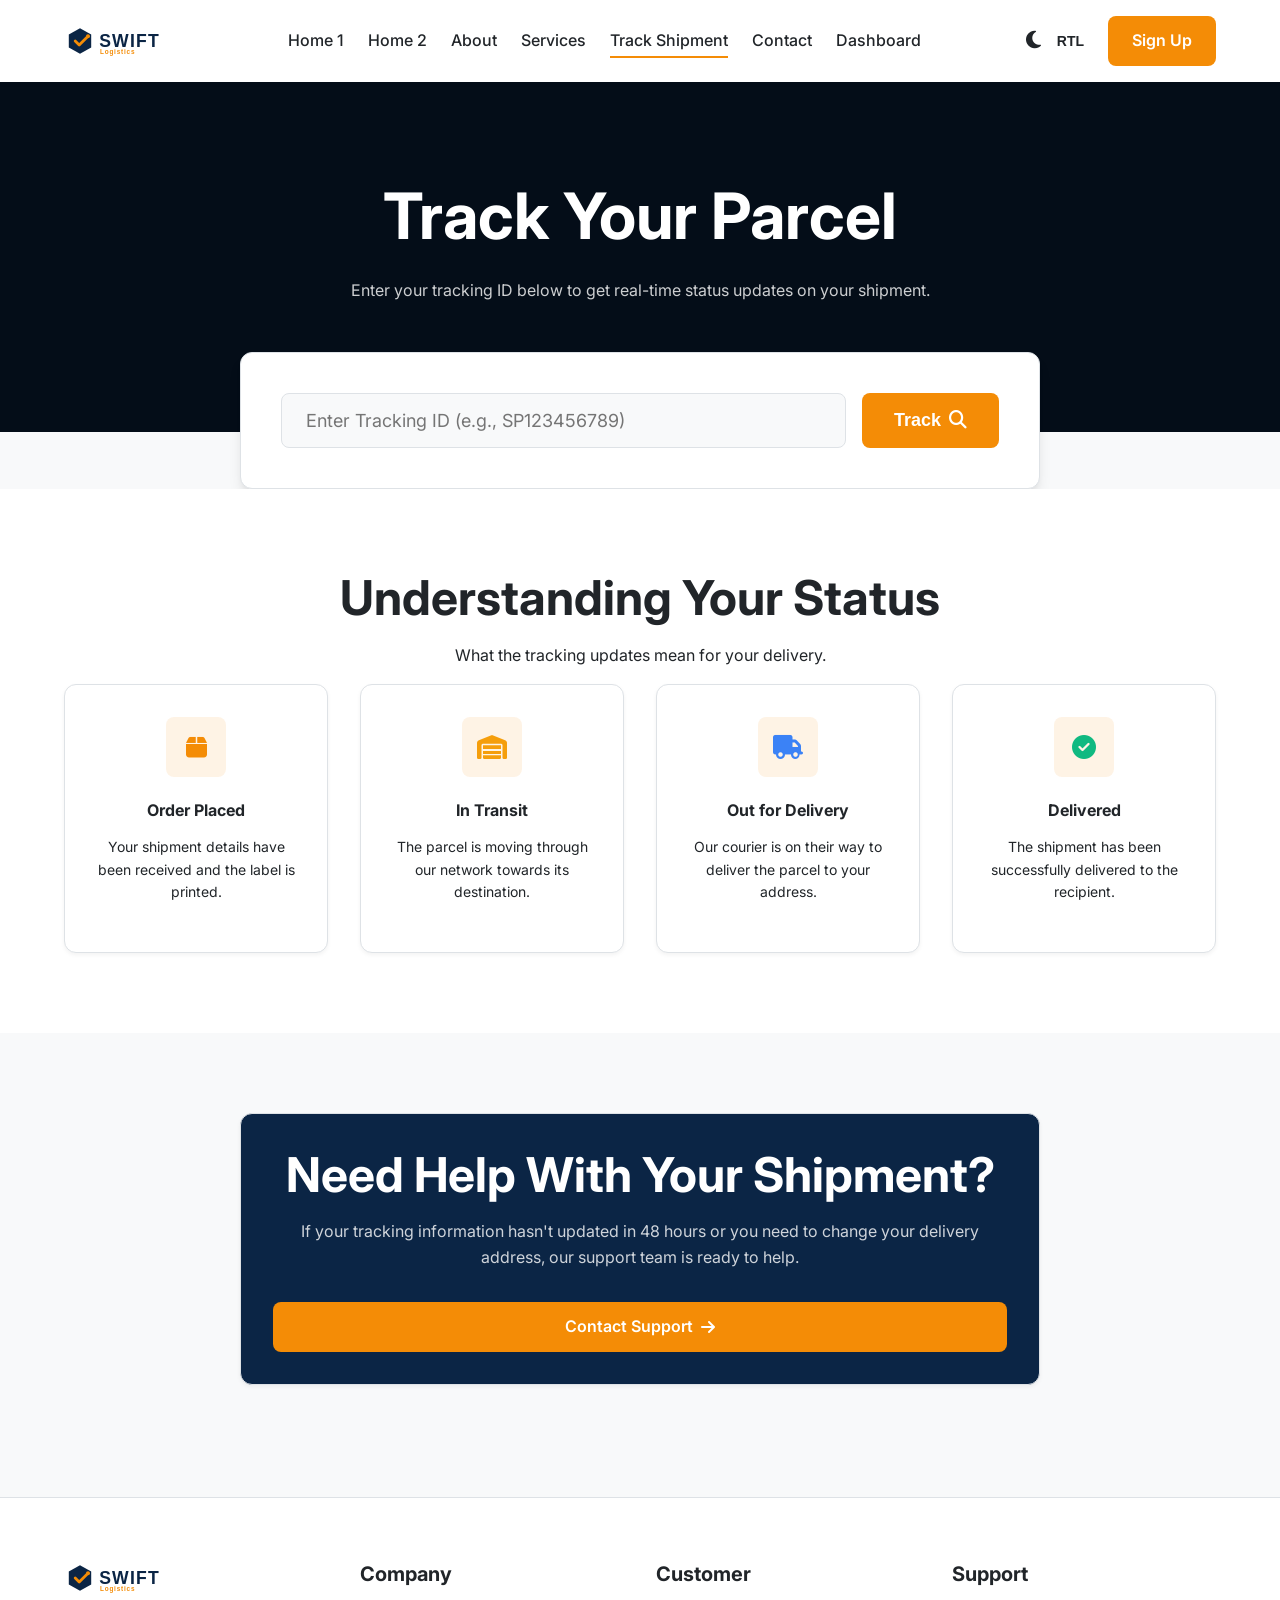
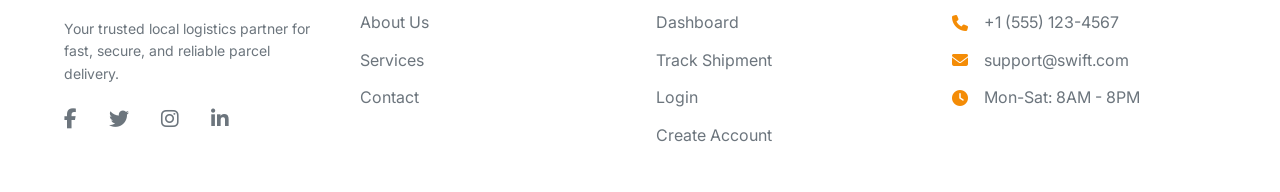
<file: track-shipment.html>
<!DOCTYPE html>
<html lang="en" dir="ltr">
<head>
  <meta charset="UTF-8">
  <meta name="viewport" content="width=device-width, initial-scale=1.0">
  <title>Track Shipment | SWIFT</title>
  <link rel="icon" href="assets/images/favicon.svg" type="image/svg+xml">
  <link rel="stylesheet" href="https://cdnjs.cloudflare.com/ajax/libs/font-awesome/6.4.0/css/all.min.css">
  <link rel="stylesheet" href="css/global.css">
  <link rel="stylesheet" href="css/components.css">
  <style>
    .track-hero {
      background: linear-gradient(rgba(0, 0, 0, 0.65), rgba(0, 0, 0, 0.65)), url('https://images.pexels.com/photos/6169668/pexels-photo-6169668.jpeg') center/cover;
      background-color: var(--primary);
      color: #fff;
      padding: 6rem 0;
      text-align: center;
    }
    .track-hero h1 {
      color: #fff;
    }
    
    .tracking-wrapper {
      max-width: 800px;
      margin: 0 auto;
    }
    
    .tracking-search {
      background-color: var(--bg-card);
      border: 1px solid var(--border-color);
      padding: 2.5rem;
      border-radius: var(--radius-lg);
      margin-top: -5rem;
      position: relative;
      z-index: 10;
      box-shadow: var(--shadow-lg);
    }
    
    .tracking-form-row {
      display: flex;
      flex-direction: column;
      gap: 1rem;
    }
    
    @media (min-width: 768px) {
      .tracking-form-row {
        flex-direction: row;
      }
      .tracking-form-row input {
        flex: 1;
      }
      .tracking-form-row button {
        padding-left: 3rem;
        padding-right: 3rem;
      }
    }
    
    .tracking-result {
      display: none;
      margin-top: 3rem;
    }
    
    .tracking-result.active {
      display: block;
      animation: fadeIn 0.5s ease;
    }
    
    .shipment-summary {
      background-color: var(--bg-card);
      border: 1px solid var(--border-color);
      border-radius: var(--radius-lg);
      padding: 1.5rem;
      margin-bottom: 2rem;
    }
    
    .summary-grid {
      display: grid;
      grid-template-columns: repeat(2, 1fr);
      gap: 1.5rem;
    }
    @media (min-width: 768px) {
      .summary-grid { grid-template-columns: repeat(4, 1fr); }
    }
    
    .summary-item label {
      color: var(--text-muted);
      font-size: 0.875rem;
      margin-bottom: 0.25rem;
      display: block;
    }
    .summary-item div {
      font-weight: 600;
    }
  </style>
</head>
<body>

  <!-- Header -->
  <header class="header">
    <div class="nav-container">
      <a href="index.html" class="logo">
        <img src="assets/images/logo.svg" alt="SWIFT Logo" style="height: 32px; width: auto; vertical-align: middle;">
      </a>
      
      <button class="hamburger" id="hamburger" aria-label="Toggle Navigation">
        <i class="fas fa-bars"></i>
      </button>

      <nav class="nav-menu" id="navMenu">
        <div class="main-links">
          <a href="index.html" class="nav-link">Home 1</a>
          <a href="home-2.html" class="nav-link">Home 2</a>
          <a href="about.html" class="nav-link">About</a>
          <a href="services.html" class="nav-link">Services</a>
          <a href="track-shipment.html" class="nav-link active">Track Shipment</a>
          <a href="contact.html" class="nav-link">Contact</a>
          <a href="dashboard.html" class="nav-link">Dashboard</a>
        </div>
        
        <div class="nav-controls">
          <button class="icon-btn" id="themeToggle" aria-label="Toggle Theme"><i class="fas fa-moon"></i></button>
          <button class="icon-btn" id="dirToggle" aria-label="Toggle RTL/LTR" style="font-weight: 700; font-size: 0.875rem;">RTL</button>
        </div>
        
        <div class="nav-actions flex items-center gap-2">
          <a href="signup.html" class="btn btn-primary">Sign Up</a>
        </div>
      </nav>
    </div>
  </header>

  <main>
    <!-- Page Header -->
    <section class="track-hero" style="padding-bottom: 8rem;">
      <div class="container fade-in">
        <h1 class="mb-3">Track Your Parcel</h1>
        <p style="max-width: 600px; margin: 0 auto; color: rgba(255,255,255,0.8);">Enter your tracking ID below to get real-time status updates on your shipment.</p>
      </div>
    </section>

    <section class="container pb-5 fade-in">
      <div class="tracking-wrapper">
        <div class="tracking-search">
          <form id="trackingForm" class="tracking-form-row">
            <input type="text" id="trackingInput" class="form-control" placeholder="Enter Tracking ID (e.g., SP123456789)" required style="padding: 1rem 1.5rem; font-size: 1.125rem;">
            <button type="submit" class="btn btn-primary" style="font-size: 1.125rem; padding: 1rem 2rem;">Track <i class="fas fa-search"></i></button>
          </form>
        </div>

        <div class="tracking-result" id="trackingResult">
          <!-- Shipment Summary -->
          <div class="shipment-summary">
            <div class="flex justify-between items-center mb-4 pb-3" style="border-bottom: 1px solid var(--border-color);">
              <div>
                <h3 class="mb-0">Shipment <span id="displayTrackingId" style="color: var(--primary);">SP123456789</span></h3>
              </div>
              <div>
                <span class="badge badge-transit" style="font-size: 1rem;">In Transit</span>
              </div>
            </div>
            
            <div class="summary-grid">
              <div class="summary-item">
                <label>Estimated Delivery</label>
                <div>Oct 12, 2026 - By 8:00 PM</div>
              </div>
              <div class="summary-item">
                <label>From</label>
                <div>New York, NY</div>
              </div>
              <div class="summary-item">
                <label>To</label>
                <div>Los Angeles, CA</div>
              </div>
              <div class="summary-item">
                <label>Parcel Type</label>
                <div>Standard - Medium (5kg)</div>
              </div>
            </div>
          </div>

          <!-- Tracking Timeline -->
          <div class="card p-4">
            <h3 class="mb-4">Tracking History</h3>
            <div class="timeline">
              <div class="timeline-item completed">
                <div class="timeline-dot"></div>
                <div class="timeline-content">
                  <h4>Booking Confirmed</h4>
                  <p>Oct 10, 2026 - 09:00 AM • System generated</p>
                </div>
              </div>
              <div class="timeline-item completed">
                <div class="timeline-dot"></div>
                <div class="timeline-content">
                  <h4>Pickup Assigned</h4>
                  <p>Oct 10, 2026 - 10:15 AM • Driver: John Doe assigned</p>
                </div>
              </div>
              <div class="timeline-item completed">
                <div class="timeline-dot"></div>
                <div class="timeline-content">
                  <h4>Parcel Picked Up</h4>
                  <p>Oct 10, 2026 - 01:30 PM • New York Facility</p>
                </div>
              </div>
              <div class="timeline-item active">
                <div class="timeline-dot"></div>
                <div class="timeline-content">
                  <h4>In Transit</h4>
                  <p>Oct 11, 2026 - 04:45 AM • Departed sorting center</p>
                </div>
              </div>
              <div class="timeline-item">
                <div class="timeline-dot"></div>
                <div class="timeline-content">
                  <h4>Out for Delivery</h4>
                  <p>Pending</p>
                </div>
              </div>
              <div class="timeline-item">
                <div class="timeline-dot"></div>
                <div class="timeline-content">
                  <h4>Delivered</h4>
                  <p>Pending</p>
                </div>
              </div>
            </div>
          </div>
        </div>
      </div>
    </section>

    <!-- Tracking Status Guide -->
    <section class="section section-light fade-in">
      <div class="container">
        <div class="text-center mb-5">
          <h2>Understanding Your Status</h2>
          <p class="text-muted">What the tracking updates mean for your delivery.</p>
        </div>
        <div class="grid grid-cols-4 gap-4">
          <div class="card text-center" style="display: flex; flex-direction: column; height: 100%;">
            <div class="card-icon mx-auto" style="margin: 0 auto 1.5rem; color: var(--accent);"><i class="fas fa-box"></i></div>
            <h4>Order Placed</h4>
            <p class="text-muted" style="flex-grow: 1; font-size: 0.875rem;">Your shipment details have been received and the label is printed.</p>
          </div>
          <div class="card text-center" style="display: flex; flex-direction: column; height: 100%;">
            <div class="card-icon mx-auto" style="margin: 0 auto 1.5rem; color: var(--status-pending);"><i class="fas fa-warehouse"></i></div>
            <h4>In Transit</h4>
            <p class="text-muted" style="flex-grow: 1; font-size: 0.875rem;">The parcel is moving through our network towards its destination.</p>
          </div>
          <div class="card text-center" style="display: flex; flex-direction: column; height: 100%;">
            <div class="card-icon mx-auto" style="margin: 0 auto 1.5rem; color: var(--status-transit);"><i class="fas fa-truck"></i></div>
            <h4>Out for Delivery</h4>
            <p class="text-muted" style="flex-grow: 1; font-size: 0.875rem;">Our courier is on their way to deliver the parcel to your address.</p>
          </div>
          <div class="card text-center" style="display: flex; flex-direction: column; height: 100%;">
            <div class="card-icon mx-auto" style="margin: 0 auto 1.5rem; color: var(--status-delivered);"><i class="fas fa-check-circle"></i></div>
            <h4>Delivered</h4>
            <p class="text-muted" style="flex-grow: 1; font-size: 0.875rem;">The shipment has been successfully delivered to the recipient.</p>
          </div>
        </div>
      </div>
    </section>

    <!-- Support CTA -->
    <section class="section text-center fade-in">
      <div class="container">
        <div class="card p-5" style="background-color: var(--primary); color: #fff; max-width: 800px; margin: 0 auto; border-radius: var(--radius-lg);">
          <h2 style="color: #fff; margin-bottom: 1rem;">Need Help With Your Shipment?</h2>
          <p style="color: rgba(255,255,255,0.8); margin-bottom: 2rem;">If your tracking information hasn't updated in 48 hours or you need to change your delivery address, our support team is ready to help.</p>
          <a href="contact.html" class="btn" style="background-color: var(--accent); color: #fff; display: inline-flex; align-items: center; gap: 0.5rem; padding: 0.75rem 2rem; border-radius: var(--radius-md); font-weight: 600;">Contact Support <i class="fas fa-arrow-right"></i></a>
        </div>
      </div>
    </section>
  </main>

  <!-- Footer -->
  <footer class="footer mt-4">
    <!-- Footer content hidden for brevity in planning, same as other pages -->
    <div class="container">
      <div class="grid grid-cols-4">
        <div>
          <div class="logo mb-3">
            <img src="assets/images/logo.svg" alt="SWIFT Logo" style="height: 32px; width: auto; vertical-align: middle;">
          </div>
          <p style="font-size: 0.875rem; margin-bottom: 1.5rem;">Your trusted local logistics partner for fast, secure, and reliable parcel delivery.</p>
          <div class="flex gap-4">
            <a href="#" class="social-link" aria-label="Facebook"><i class="fab fa-facebook-f"></i></a>
            <a href="#" class="social-link" aria-label="Twitter"><i class="fab fa-twitter"></i></a>
            <a href="#" class="social-link" aria-label="Instagram"><i class="fab fa-instagram"></i></a>
            <a href="#" class="social-link" aria-label="LinkedIn"><i class="fab fa-linkedin-in"></i></a>
          </div>
        </div>
        <div>
          <h4>Company</h4>
          <ul class="footer-links">
            <li><a href="about.html">About Us</a></li>
            <li><a href="services.html">Services</a></li>
            <li><a href="contact.html">Contact</a></li>
          </ul>
        </div>
        <div>
          <h4>Customer</h4>
          <ul class="footer-links">
            <li><a href="dashboard.html">Dashboard</a></li>
            <li><a href="track-shipment.html">Track Shipment</a></li>
            <li><a href="login.html">Login</a></li>
            <li><a href="signup.html">Create Account</a></li>
          </ul>
        </div>
        <div>
          <h4>Support</h4>
          <ul class="footer-links">
            <li class="flex items-center gap-2 mb-2"><i class="fas fa-phone" style="color: var(--accent);"></i> +1 (555) 123-4567</li>
            <li class="flex items-center gap-2 mb-2"><i class="fas fa-envelope" style="color: var(--accent);"></i> support@swift.com</li>
            <li class="flex items-center gap-2 mb-2"><i class="fas fa-clock" style="color: var(--accent);"></i> Mon-Sat: 8AM - 8PM</li>
          </ul>
        </div>
      </div>
    </div>
  </footer>

  <button id="backToTop" aria-label="Back to top"><i class="fas fa-arrow-up"></i></button>

  <script src="js/main.js"></script>
  <script>
    document.addEventListener('DOMContentLoaded', () => {
      const urlParams = new URLSearchParams(window.location.search);
      const trackId = urlParams.get('id');
      
      const form = document.getElementById('trackingForm');
      const input = document.getElementById('trackingInput');
      const result = document.getElementById('trackingResult');
      const displayId = document.getElementById('displayTrackingId');

      if (trackId) {
        input.value = trackId;
        displayId.innerText = trackId;
        result.classList.add('active');
      }

      form.addEventListener('submit', (e) => {
        e.preventDefault();
        displayId.innerText = input.value;
        
        // Simulate loading
        const btn = form.querySelector('button');
        const originalText = btn.innerHTML;
        btn.innerHTML = '<i class="fas fa-spinner fa-spin"></i>';
        
        result.classList.remove('active');
        
        setTimeout(() => {
          btn.innerHTML = originalText;
          result.classList.add('active');
        }, 800);
      });
    });
  </script>
</body>
</html>
</file>
<file: css/global.css>
@import url('https://fonts.googleapis.com/css2?family=Inter:wght@300;400;500;600;700;800&display=swap');

:root {
  /* Colors */
  --primary: #0b2545;
  --primary-light: #134074;
  --accent: #f48c06;
  --accent-hover: #e85d04;
  
  /* Backgrounds */
  --bg-main: #f8f9fa;
  --bg-card: #ffffff;
  --bg-section: #e9ecef;
  
  /* Text */
  --text-main: #212529;
  --text-muted: #6c757d;
  --text-inverse: #ffffff;
  
  /* Utilities */
  --border-color: #dee2e6;
  --shadow-sm: 0 2px 4px rgba(0,0,0,0.05);
  --shadow-md: 0 4px 6px -1px rgba(0,0,0,0.1), 0 2px 4px -1px rgba(0,0,0,0.06);
  --shadow-lg: 0 10px 15px -3px rgba(0,0,0,0.1), 0 4px 6px -2px rgba(0,0,0,0.05);
  
  --radius-sm: 4px;
  --radius-md: 8px;
  --radius-lg: 12px;
  --radius-full: 9999px;
  
  --transition: all 0.3s ease;
  
  /* Status Colors */
  --status-pending: #f59e0b;
  --status-transit: #3b82f6;
  --status-delivered: #10b981;
}

[data-theme="dark"] {
  --primary: #1d3557;
  --primary-light: #457b9d;
  --accent: #f4a261;
  --accent-hover: #e76f51;
  
  --bg-main: #121212;
  --bg-card: #1e1e1e;
  --bg-section: #2a2a2a;
  
  --text-main: #e9ecef;
  --text-muted: #adb5bd;
  --text-inverse: #ffffff;
  
  --border-color: #343a40;
}

* {
  margin: 0;
  padding: 0;
  box-sizing: border-box;
}

body {
  font-family: 'Inter', sans-serif;
  background-color: var(--bg-main);
  color: var(--text-main);
  line-height: 1.6;
  overflow-x: hidden;
  transition: background-color 0.3s, color 0.3s;
}

a {
  text-decoration: none;
  color: var(--primary);
  transition: var(--transition);
}

a:hover {
  color: var(--primary-light);
}

[data-theme="dark"] a {
  color: var(--accent);
}

[data-theme="dark"] a:hover {
  color: var(--accent-hover);
}

ul {
  list-style: none;
}

img {
  max-width: 100%;
  height: auto;
  display: block;
}

/* Typography */
h1, h2, h3, h4, h5, h6 {
  font-weight: 700;
  line-height: 1.2;
  color: var(--text-main);
  margin-bottom: 1rem;
}

h1 { font-size: clamp(2.5rem, 5vw, 4rem); }
h2 { font-size: clamp(2rem, 4vw, 3rem); }
h3 { font-size: clamp(1.5rem, 3vw, 2rem); }

p {
  margin-bottom: 1rem;
}

/* Layout */
.container {
  width: 100%;
  max-width: 1200px;
  margin: 0 auto;
  padding: 0 1.5rem;
}

.section {
  padding-top: 5rem;
  padding-bottom: 5rem;
}

.section-light {
  background-color: var(--bg-card);
}

.section-dark {
  background-color: var(--primary);
  color: var(--text-inverse);
}

.section-dark h1, .section-dark h2, .section-dark h3, .section-dark p {
  color: var(--text-inverse);
}

.grid {
  display: grid;
  gap: 2rem;
}

.grid-cols-2 { grid-template-columns: repeat(1, 1fr); }
.grid-cols-3 { grid-template-columns: repeat(1, 1fr); }
.grid-cols-4 { grid-template-columns: repeat(1, 1fr); }

@media (min-width: 768px) {
  .grid-cols-2 { grid-template-columns: repeat(2, 1fr); }
  .grid-cols-3 { grid-template-columns: repeat(2, 1fr); }
  .grid-cols-4 { grid-template-columns: repeat(2, 1fr); }
}

@media (min-width: 768px) and (max-width: 1023px) {
  .container {
    padding: 0 2rem;
  }
  .grid-cols-3 > *:nth-child(3):last-child {
    grid-column: span 2;
    margin: 0 auto;
    width: calc(50% - 1rem);
  }
}

@media (min-width: 1024px) {
  .grid-cols-3 { grid-template-columns: repeat(3, 1fr); }
  .grid-cols-4 { grid-template-columns: repeat(4, 1fr); }
}

.flex { display: flex; }
.flex-col { flex-direction: column; }
.items-center { align-items: center; }
.justify-center { justify-content: center; }
.justify-between { justify-content: space-between; }
.gap-1 { gap: 0.5rem; }
.gap-2 { gap: 1rem; }
.gap-3 { gap: 1.5rem; }
.gap-4 { gap: 2rem; }

/* Text alignments */
.text-center { text-align: center; }
.text-left { text-align: left; }
.text-right { text-align: right; }
.mx-auto { margin-left: auto; margin-right: auto; }

/* Spacing */
.p-0 { padding: 0 !important; }
.p-1 { padding: 0.5rem; }
.p-2 { padding: 1rem; }
.p-3 { padding: 1.5rem; }
.p-4 { padding: 2rem; }
.mt-1 { margin-top: 0.5rem; }
.mt-2 { margin-top: 1rem; }
.mt-3 { margin-top: 1.5rem; }
.mt-4 { margin-top: 2rem; }
.mb-1 { margin-bottom: 0.5rem; }
.mb-2 { margin-bottom: 1rem; }
.mb-3 { margin-bottom: 1.5rem; }
.mb-4 { margin-bottom: 2rem; }

/* RTL Support overrides */
[dir="rtl"] {
  text-align: right;
}
[dir="rtl"] .text-left { text-align: right; }
[dir="rtl"] .text-right { text-align: left; }
[dir="rtl"] input, 
[dir="rtl"] select, 
[dir="rtl"] textarea {
  text-align: right;
  direction: rtl;
}
[dir="rtl"] input::placeholder,
[dir="rtl"] textarea::placeholder {
  text-align: right;
}

/* Social Links */
.social-link {
  color: var(--text-muted);
  font-size: 1.25rem;
  transition: all 0.3s ease;
  display: inline-flex;
  align-items: center;
  justify-content: center;
}
[data-theme="dark"] .social-link {
  color: rgba(255, 255, 255, 0.7);
}
.social-link:hover {
  color: var(--accent);
  transform: translateY(-3px);
}
</file>
<file: css/components.css>
/* Buttons */
.btn {
  display: inline-flex;
  align-items: center;
  justify-content: center;
  padding: 0.75rem 1.5rem;
  font-size: 1rem;
  font-weight: 600;
  border-radius: var(--radius-md);
  cursor: pointer;
  border: none;
  transition: var(--transition);
  text-align: center;
  gap: 0.5rem;
}

.btn-primary {
  background-color: var(--accent);
  color: #fff !important; /* Ensure white text on accent */
}
.btn-primary:hover {
  background-color: var(--accent-hover);
  transform: translateY(-2px);
  box-shadow: var(--shadow-md);
}

.btn-secondary {
  background-color: var(--primary);
  color: #fff !important;
}
.btn-secondary:hover {
  background-color: var(--primary-light);
  transform: translateY(-2px);
  box-shadow: var(--shadow-md);
}

.btn-outline {
  background-color: transparent;
  border: 2px solid var(--primary);
  color: var(--primary);
}
.btn-outline:hover {
  background-color: var(--primary);
  color: #fff !important;
}
.btn-outline-white {
  background-color: transparent;
  border: 2px solid #fff;
  color: #fff;
}
.btn-outline-white:hover {
  background-color: #fff;
  color: var(--primary) !important;
}
[data-theme="dark"] .btn-outline {
  border-color: var(--primary-light);
  color: var(--text-main);
}
[data-theme="dark"] .btn-outline:hover {
  background-color: var(--primary-light);
}

.btn-full {
  width: 100%;
}

/* Cards */
.card {
  background-color: var(--bg-card);
  border-radius: var(--radius-lg);
  padding: 2rem;
  box-shadow: var(--shadow-sm);
  transition: var(--transition);
  border: 1px solid var(--border-color);
  height: 100%;
  display: flex;
  flex-direction: column;
}

.card:hover {
  box-shadow: var(--shadow-lg);
  transform: translateY(-5px);
}

.card-icon {
  width: 60px;
  height: 60px;
  background-color: rgba(244, 140, 6, 0.1);
  color: var(--accent);
  border-radius: var(--radius-md);
  display: flex;
  align-items: center;
  justify-content: center;
  font-size: 1.5rem;
  margin-bottom: 1.5rem;
}

/* Forms */
.form-group {
  margin-bottom: 1.5rem;
}

.form-label {
  display: block;
  margin-bottom: 0.5rem;
  font-weight: 500;
  color: var(--text-main);
}

.form-control {
  width: 100%;
  padding: 0.75rem 1rem;
  font-size: 1rem;
  font-family: inherit;
  background-color: var(--bg-main);
  border: 1px solid var(--border-color);
  border-radius: var(--radius-md);
  color: var(--text-main);
  transition: var(--transition);
}

.form-control:focus {
  outline: none;
  border-color: var(--accent);
  box-shadow: 0 0 0 3px rgba(244, 140, 6, 0.2);
}

/* Status Badges */
.badge {
  padding: 0.25rem 0.75rem;
  border-radius: var(--radius-full);
  font-size: 0.875rem;
  font-weight: 600;
  display: inline-block;
}
.badge-pending { background-color: rgba(245, 158, 11, 0.1); color: var(--status-pending); }
.badge-transit { background-color: rgba(59, 130, 246, 0.1); color: var(--status-transit); }
.badge-delivered { background-color: rgba(16, 185, 129, 0.1); color: var(--status-delivered); }

/* Timeline */
.timeline {
  position: relative;
  padding-left: 2rem;
}
[dir="rtl"] .timeline {
  padding-left: 0;
  padding-right: 2rem;
}
.timeline::before {
  content: '';
  position: absolute;
  top: 0;
  left: 0.5rem;
  height: 100%;
  width: 2px;
  background-color: var(--border-color);
}
[dir="rtl"] .timeline::before {
  left: auto;
  right: 0.5rem;
}
.timeline-item {
  position: relative;
  padding-bottom: 2rem;
}
.timeline-item:last-child {
  padding-bottom: 0;
}
.timeline-dot {
  position: absolute;
  left: -2rem;
  top: 0.25rem;
  width: 1.25rem;
  height: 1.25rem;
  border-radius: 50%;
  background-color: var(--border-color);
  border: 3px solid var(--bg-card);
  z-index: 1;
}
[dir="rtl"] .timeline-dot {
  left: auto;
  right: -2rem;
}
.timeline-item.active .timeline-dot {
  background-color: var(--accent);
}
.timeline-item.completed .timeline-dot {
  background-color: var(--status-delivered);
}
.timeline-content h4 {
  margin-bottom: 0.25rem;
}
.timeline-content p {
  color: var(--text-muted);
  font-size: 0.875rem;
  margin-bottom: 0;
}

/* Header & Navigation */
.header {
  position: sticky;
  top: 0;
  z-index: 1000;
  background-color: var(--bg-card);
  box-shadow: var(--shadow-sm);
  transition: var(--transition);
}
.nav-container {
  display: flex;
  align-items: center;
  justify-content: space-between;
  padding: 1rem 1.5rem;
  max-width: 1200px;
  margin: 0 auto;
}
.logo {
  font-size: 1.5rem;
  font-weight: 800;
  color: var(--primary);
  display: flex;
  align-items: center;
  gap: 0.5rem;
}
.logo i {
  color: var(--accent);
}
[data-theme="dark"] .logo,
[data-theme="dark"] .auth-logo {
  color: #ffffff;
}
.nav-menu {
  display: flex;
  align-items: center;
  gap: 1.5rem;
  flex: 1;
}
.main-links {
  display: flex;
  align-items: center;
  gap: 1.5rem;
  margin: 0 auto;
}
.nav-link {
  color: var(--text-main);
  font-weight: 500;
  position: relative;
}
[data-theme="dark"] .nav-link {
  color: var(--text-main);
}
.nav-link::after {
  content: '';
  position: absolute;
  width: 0;
  height: 2px;
  bottom: -4px;
  left: 0;
  background-color: var(--accent);
  transition: var(--transition);
}
.nav-link:hover::after, .nav-link.active::after {
  width: 100%;
}
.nav-controls {
  display: flex;
  align-items: center;
  gap: 1rem;
}
.icon-btn {
  background: none;
  border: none;
  color: var(--text-main);
  font-size: 1.25rem;
  cursor: pointer;
  transition: var(--transition);
}
.icon-btn:hover {
  color: var(--accent);
}
.hamburger {
  display: none;
  background: none;
  border: none;
  font-size: 1.5rem;
  color: var(--text-main);
  cursor: pointer;
}

@media (max-width: 1024px) {
  .nav-menu {
    position: fixed;
    top: 70px;
    left: -100%;
    width: 100%;
    height: calc(100vh - 70px);
    background-color: var(--bg-card);
    flex-direction: column;
    padding: 2rem;
    transition: var(--transition);
    overflow-y: auto;
  }
  .main-links {
    flex-direction: column;
    width: 100%;
    margin: 0;
  }
  [dir="rtl"] .nav-menu {
    left: auto;
    right: -100%;
  }
  .nav-menu.active {
    left: 0;
  }
  [dir="rtl"] .nav-menu.active {
    left: auto;
    right: 0;
  }
  .hamburger {
    display: block;
  }
  .nav-actions {
    display: none;
  }
  .nav-menu .nav-actions {
    display: flex;
    flex-direction: column;
    width: 100%;
    margin-top: 2rem;
  }
}

/* Footer (Light Mode Default) */
.footer {
  background-color: var(--bg-card);
  color: var(--text-main);
  padding: 4rem 0 2rem;
  border-top: 1px solid var(--border-color);
}
.footer h4 {
  color: var(--text-main);
  margin-bottom: 1.5rem;
  font-size: 1.25rem;
}
.footer-links li {
  margin-bottom: 0.75rem;
}
.footer-links a {
  color: var(--text-muted);
}
.footer-links a:hover {
  color: var(--accent);
}
.footer .logo {
  color: var(--text-main);
}
.footer p, .footer ul.footer-links {
  color: var(--text-muted);
}

/* Footer Dark Mode */
[data-theme="dark"] .footer {
  background-color: var(--primary);
  color: var(--text-inverse);
  border-top: none;
}
[data-theme="dark"] .footer h4 {
  color: #fff;
}
[data-theme="dark"] .footer-links a {
  color: rgba(255, 255, 255, 0.7);
}
[data-theme="dark"] .footer-links a:hover {
  color: var(--accent);
}
[data-theme="dark"] .footer .logo {
  color: #fff;
}
[data-theme="dark"] .footer p, [data-theme="dark"] .footer ul.footer-links {
  color: rgba(255, 255, 255, 0.7);
}
.footer-links a:hover {
  color: var(--accent);
  padding-left: 0.25rem;
}
[dir="rtl"] .footer-links a:hover {
  padding-left: 0;
  padding-right: 0.25rem;
}
.footer-bottom {
  margin-top: 3rem;
  padding-top: 1.5rem;
  border-top: 1px solid rgba(255, 255, 255, 0.1);
  display: flex;
  flex-direction: column;
  align-items: center;
  gap: 1rem;
  text-align: center;
  color: rgba(255, 255, 255, 0.6);
}
@media (min-width: 768px) {
  .footer-bottom {
    flex-direction: row;
    justify-content: space-between;
  }
}

/* Back to Top */
#backToTop {
  position: fixed;
  bottom: 2rem;
  right: 2rem;
  width: 45px;
  height: 45px;
  background-color: var(--accent);
  color: #fff;
  border: none;
  border-radius: 50%;
  font-size: 1.25rem;
  cursor: pointer;
  display: flex;
  align-items: center;
  justify-content: center;
  opacity: 0;
  visibility: hidden;
  transition: var(--transition);
  z-index: 999;
  box-shadow: var(--shadow-md);
}
[dir="rtl"] #backToTop {
  right: auto;
  left: 2rem;
}
#backToTop.visible {
  opacity: 1;
  visibility: visible;
}
#backToTop:hover {
  background-color: var(--accent-hover);
  transform: translateY(-3px);
}

/* Animations */
.fade-in {
  opacity: 0;
  transform: translateY(20px);
  transition: opacity 0.6s ease-out, transform 0.6s ease-out;
}
.fade-in.visible {
  opacity: 1;
  transform: translateY(0);
}

/* Auth Pages & Floating Control Pill */
.auth-divider {
  display: flex;
  align-items: center;
  text-align: center;
  margin: 1.5rem 0;
  color: var(--text-muted);
  font-size: 0.875rem;
}
.auth-divider::before,
.auth-divider::after {
  content: '';
  flex: 1;
  border-bottom: 1px solid var(--border-color);
}
.auth-divider span {
  padding: 0 1rem;
}
.social-auth-grid {
  display: grid;
  grid-template-columns: 1fr 1fr;
  gap: 1rem;
}

.auth-controls {
  position: fixed;
  top: 1.5rem;
  right: 1.5rem;
  display: flex;
  align-items: center;
  gap: 0.75rem;
  background-color: var(--bg-card);
  padding: 0.4rem 0.8rem;
  border-radius: var(--radius-full);
  box-shadow: var(--shadow-md);
  border: 1px solid var(--border-color);
  z-index: 1000;
  backdrop-filter: blur(8px);
  transition: var(--transition);
}
[dir="rtl"] .auth-controls {
  right: auto;
  left: 1.5rem;
}

@media (max-width: 768px) {
  .auth-controls {
    top: 1rem;
    right: 1rem;
  }
  [dir="rtl"] .auth-controls {
    left: 1rem;
    right: auto;
  }
}
.auth-controls .icon-btn {
  display: flex;
  align-items: center;
  justify-content: center;
  width: 36px;
  height: 36px;
  border-radius: 50%;
  color: var(--text-main);
  background-color: var(--bg-main);
  border: 1px solid var(--border-color);
  font-size: 0.9rem;
  font-weight: 700;
  cursor: pointer;
  transition: var(--transition);
  text-decoration: none;
}
.auth-controls .icon-btn:hover {
  background-color: var(--primary);
  color: #ffffff;
  border-color: var(--primary);
  transform: translateY(-2px);
}

/* Password Input with Toggle Icon */
.password-input-wrapper {
  position: relative;
  width: 100%;
}
.password-input-wrapper .form-control {
  padding-right: 2.75rem;
}
[dir="rtl"] .password-input-wrapper .form-control {
  padding-right: 1rem;
  padding-left: 2.75rem;
}
.password-toggle-btn {
  position: absolute;
  top: 50%;
  right: 0.85rem;
  transform: translateY(-50%);
  background: none;
  border: none;
  color: var(--text-muted);
  font-size: 1rem;
  cursor: pointer;
  transition: var(--transition);
  padding: 0.25rem;
  display: flex;
  align-items: center;
  justify-content: center;
}
[dir="rtl"] .password-toggle-btn {
  right: auto;
  left: 0.85rem;
}
.password-toggle-btn:hover {
  color: var(--accent);
}
</file>
<file: css/dashboard.css>
/* Dashboard Layout */
.dashboard-container {
  display: flex;
  min-height: 100vh;
  background-color: var(--bg-main);
}

.dashboard-sidebar {
  width: 280px;
  background-color: var(--bg-card);
  border-right: 1px solid var(--border-color);
  display: flex;
  flex-direction: column;
  position: fixed;
  height: 100vh;
  z-index: 100;
  transition: var(--transition);
}

[dir="rtl"] .dashboard-sidebar {
  border-right: none;
  border-left: 1px solid var(--border-color);
  right: 0;
  left: auto;
}

.dashboard-logo {
  padding: 1.5rem;
  font-size: 1.5rem;
  font-weight: 800;
  color: var(--primary);
  display: flex;
  align-items: center;
  gap: 0.5rem;
  border-bottom: 1px solid var(--border-color);
}
.dashboard-logo i {
  color: var(--accent);
}

.dashboard-nav {
  flex: 1;
  padding: 1.5rem 0;
  overflow-y: auto;
}

.dash-nav-item {
  display: flex;
  align-items: center;
  gap: 1rem;
  padding: 1rem 1.5rem;
  color: var(--text-main);
  font-weight: 500;
  transition: var(--transition);
  border-left: 4px solid transparent;
  cursor: pointer;
}

[dir="rtl"] .dash-nav-item {
  border-left: none;
  border-right: 4px solid transparent;
}

.dash-nav-item:hover, .dash-nav-item.active {
  background-color: rgba(244, 140, 6, 0.05);
  color: var(--accent);
  border-left-color: var(--accent);
}

[dir="rtl"] .dash-nav-item:hover, [dir="rtl"] .dash-nav-item.active {
  border-right-color: var(--accent);
}

.dash-nav-item i {
  font-size: 1.25rem;
  width: 24px;
  text-align: center;
}

.dashboard-main {
  flex: 1;
  margin-left: 280px;
  display: flex;
  flex-direction: column;
  min-height: 100vh;
  min-width: 0;
  width: 100%;
  max-width: 100vw;
  overflow-x: hidden;
}

[dir="rtl"] .dashboard-main {
  margin-left: 0;
  margin-right: 280px;
}

.dashboard-header {
  height: 70px;
  background-color: var(--bg-card);
  border-bottom: 1px solid var(--border-color);
  display: flex;
  align-items: center;
  justify-content: space-between;
  padding: 0 2rem;
  position: sticky;
  top: 0;
  z-index: 90;
  min-width: 0;
  max-width: 100%;
}

.dash-header-right {
  display: flex;
  align-items: center;
  gap: 1.5rem;
}

.user-profile {
  display: flex;
  align-items: center;
  gap: 0.75rem;
  font-weight: 600;
}

.user-avatar {
  width: 40px;
  height: 40px;
  border-radius: 50%;
  background-color: var(--accent);
  color: #fff;
  display: flex;
  align-items: center;
  justify-content: center;
}

.dashboard-content {
  padding: 2rem;
  flex: 1;
  min-width: 0;
  max-width: 100%;
}

.dash-section {
  display: none;
}
.dash-section.active {
  display: block;
  animation: fadeIn 0.3s ease-out;
}

@keyframes fadeIn {
  from { opacity: 0; transform: translateY(10px); }
  to { opacity: 1; transform: translateY(0); }
}

/* Dashboard Cards */
.stat-card {
  background-color: var(--bg-card);
  padding: 1.5rem;
  border-radius: var(--radius-lg);
  border: 1px solid var(--border-color);
  display: flex;
  align-items: center;
  gap: 1.5rem;
}

.stat-icon {
  width: 60px;
  height: 60px;
  border-radius: var(--radius-md);
  display: flex;
  align-items: center;
  justify-content: center;
  font-size: 1.5rem;
}
.stat-icon.blue { background-color: rgba(59, 130, 246, 0.1); color: #3b82f6; }
.stat-icon.orange { background-color: rgba(245, 158, 11, 0.1); color: #f59e0b; }
.stat-icon.green { background-color: rgba(16, 185, 129, 0.1); color: #10b981; }
.stat-icon.purple { background-color: rgba(139, 92, 246, 0.1); color: #8b5cf6; }

.stat-info h3 {
  font-size: 1.75rem;
  margin-bottom: 0.25rem;
}
.stat-info p {
  color: var(--text-muted);
  margin-bottom: 0;
  font-size: 0.875rem;
  font-weight: 500;
}

/* Tables */
.table-container {
  overflow-x: auto;
  background-color: var(--bg-card);
  border-radius: var(--radius-lg);
  border: 1px solid var(--border-color);
}

.table {
  width: 100%;
  min-width: max-content;
  border-collapse: collapse;
}

.table th, .table td {
  padding: 1rem 1.5rem;
  text-align: left;
  border-bottom: 1px solid var(--border-color);
  white-space: nowrap;
}
[dir="rtl"] .table th, [dir="rtl"] .table td {
  text-align: right;
}

.table th {
  background-color: rgba(0,0,0,0.02);
  font-weight: 600;
  color: var(--text-muted);
}
[data-theme="dark"] .table th {
  background-color: rgba(255,255,255,0.02);
}

.table tr:last-child td {
  border-bottom: none;
}

/* Mobile Adjustments */
.dash-menu-btn {
  display: none;
  background: none;
  border: none;
  font-size: 1.5rem;
  color: var(--text-main);
  cursor: pointer;
}

@media (max-width: 1024px) {
  .dashboard-sidebar {
    transform: translateX(-100%);
  }
  [dir="rtl"] .dashboard-sidebar {
    transform: translateX(100%);
  }
  .dashboard-sidebar.active {
    transform: translateX(0);
  }
  .dashboard-main {
    margin-left: 0;
  }
  [dir="rtl"] .dashboard-main {
    margin-right: 0;
  }
  .dash-menu-btn {
    display: block;
  }
}

@media (max-width: 768px) {
  .dashboard-header {
    padding: 0 1rem;
  }
  .dashboard-content {
    padding: 1rem;
  }
  .stat-card {
    padding: 1rem;
    gap: 1rem;
  }
  .dash-header-right {
    gap: 0.75rem;
  }
}

.change-password-form {
  display: flex;
  flex-direction: column;
  gap: 1rem;
}

@media (min-width: 768px) {
  .change-password-form {
    flex-direction: row;
    align-items: flex-end;
  }
}
</file>
